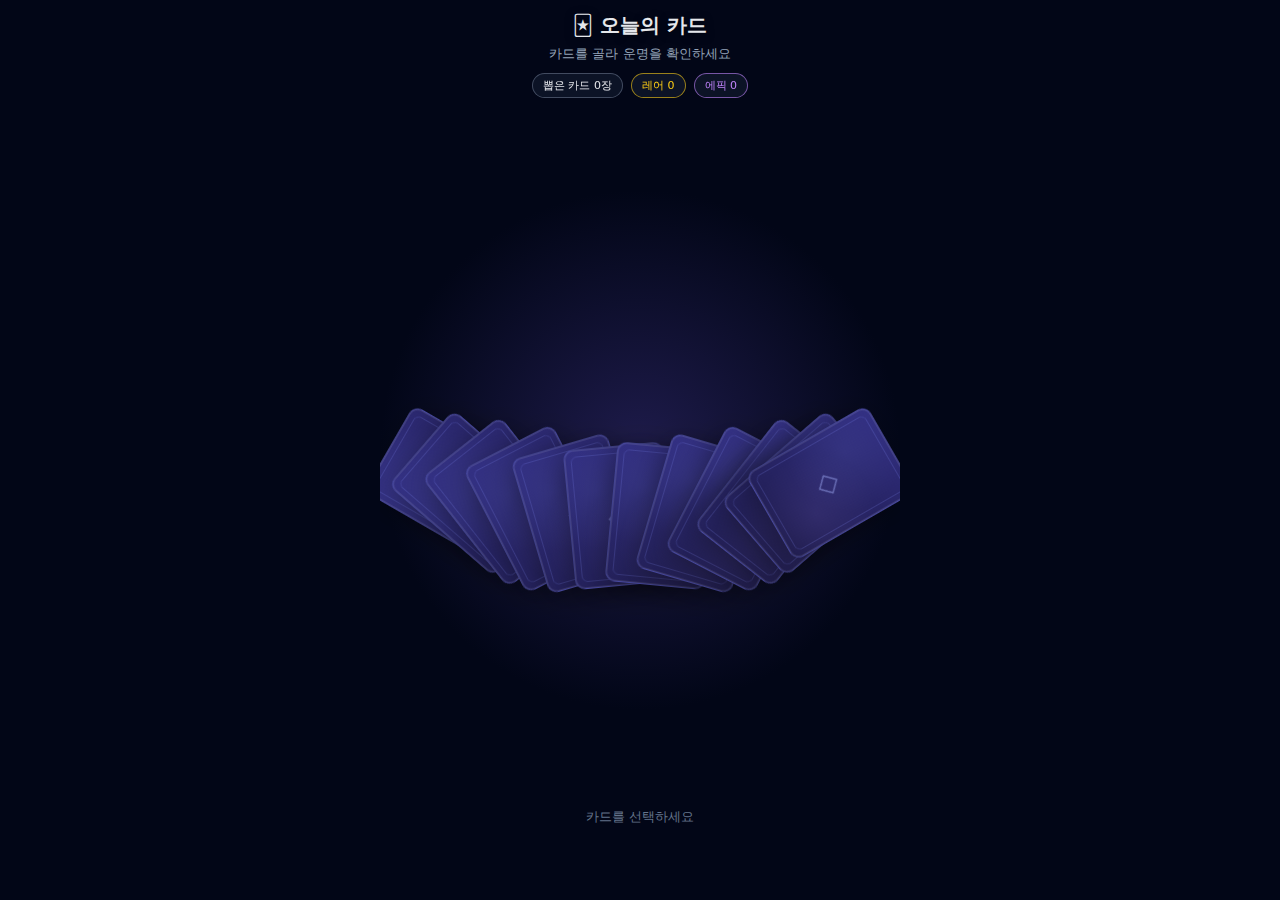
<file: index.html>
<!DOCTYPE html>
<html lang="ko">
<head>
  <meta charset="UTF-8" />
  <meta name="viewport" content="width=device-width, initial-scale=1.0" />
  <title>도파민 카드</title>
  <style>
    * {
      box-sizing: border-box;
      margin: 0;
      padding: 0;
    }

    html, body {
      height: 100%;
      overflow: hidden;
    }

    body {
      font-family: system-ui, -apple-system, BlinkMacSystemFont, "Segoe UI", sans-serif;
      background: #020617;
      color: #e5e7eb;
      -webkit-font-smoothing: antialiased;
    }

    .app {
      position: relative;
      width: 100%;
      height: 100%;
      max-width: 520px;
      margin: 0 auto;
      background: radial-gradient(circle at 50% 50%, #1e1b4b 0%, #020617 50%);
      display: flex;
      flex-direction: column;
      align-items: center;
      justify-content: center;
      overflow: hidden;
    }

    /* 상단 UI */
    .top-bar {
      position: absolute;
      top: calc(12px + env(safe-area-inset-top, 0px));
      left: 0;
      right: 0;
      padding: 0 16px;
      display: flex;
      flex-direction: column;
      align-items: center;
      gap: 6px;
      z-index: 10;
    }

    .title {
      display: flex;
      align-items: center;
      gap: 8px;
      font-weight: 700;
      font-size: 20px;
      text-shadow: 0 2px 8px rgba(0,0,0,0.5);
    }

    .subtitle {
      font-size: 13px;
      color: #94a3b8;
      text-align: center;
    }

    .stats {
      display: flex;
      gap: 8px;
      font-size: 11px;
      margin-top: 4px;
    }

    .chip {
      padding: 4px 10px;
      border-radius: 999px;
      background: rgba(15, 23, 42, 0.8);
      border: 1px solid rgba(148, 163, 184, 0.4);
      backdrop-filter: blur(8px);
    }

    .chip-rare {
      border-color: rgba(250, 204, 21, 0.6);
      color: #facc15;
    }

    .chip-epic {
      border-color: rgba(192, 132, 252, 0.6);
      color: #c084fc;
    }

    /* 카드 스프레드 영역 */
    .card-spread {
      position: relative;
      width: 100%;
      height: 350px;
      display: flex;
      align-items: center;
      justify-content: center;
      perspective: 1200px;
    }

    /* 개별 카드 */
    .card {
      position: absolute;
      width: 100px;
      height: 140px;
      cursor: pointer;
      transform-style: preserve-3d;
      transition: all 0.4s cubic-bezier(0.4, 0, 0.2, 1);
      -webkit-tap-highlight-color: transparent;
      transform-origin: center center;
    }

    .card:hover:not(.selected):not(.hidden) {
      transform: var(--hover-transform);
      z-index: 50 !important;
    }

    .card.hidden {
      opacity: 0;
      pointer-events: none;
      transform: scale(0.5) translateY(100px) !important;
    }

    .card.selected {
      z-index: 100 !important;
      transform: translateX(0) translateY(0) rotate(0deg) scale(1.8) !important;
    }

    .card.selected.flipped .card-inner {
      transform: rotateY(180deg);
    }

    .card-inner {
      position: relative;
      width: 100%;
      height: 100%;
      transform-style: preserve-3d;
      transition: transform 0.6s cubic-bezier(0.4, 0, 0.2, 1);
    }

    .card-face {
      position: absolute;
      width: 100%;
      height: 100%;
      backface-visibility: hidden;
      border-radius: 10px;
      display: flex;
      flex-direction: column;
      align-items: center;
      justify-content: center;
      box-shadow: 
        0 8px 30px rgba(0, 0, 0, 0.4),
        0 0 0 1px rgba(255, 255, 255, 0.1) inset;
      overflow: hidden;
    }

    /* 카드 뒷면 */
    .card-back {
      background: linear-gradient(145deg, #312e81 0%, #1e1b4b 100%);
      border: 1.5px solid rgba(129, 140, 248, 0.3);
    }

    .card-back::before {
      content: "";
      position: absolute;
      inset: 6px;
      border: 1px solid rgba(129, 140, 248, 0.2);
      border-radius: 6px;
    }

    .card-back-symbol {
      font-size: 28px;
      color: rgba(165, 180, 252, 0.5);
    }

    .card-back-pattern {
      position: absolute;
      inset: 0;
      background: 
        radial-gradient(circle at 30% 30%, rgba(129, 140, 248, 0.1) 0%, transparent 50%),
        radial-gradient(circle at 70% 70%, rgba(167, 139, 250, 0.1) 0%, transparent 50%);
    }

    /* 카드 앞면 */
    .card-front {
      transform: rotateY(180deg);
      padding: 10px 8px 22px;
      text-align: center;
    }

    .card-front.common {
      background: linear-gradient(145deg, #f8fafc 0%, #e2e8f0 100%);
      border: 1.5px solid rgba(148, 163, 184, 0.4);
    }

    .card-front.rare {
      background: linear-gradient(145deg, #fef9c3 0%, #fde047 100%);
      border: 1.5px solid rgba(202, 138, 4, 0.5);
      box-shadow: 
        0 8px 30px rgba(0, 0, 0, 0.4),
        0 0 25px rgba(250, 204, 21, 0.2);
    }

    .card-front.epic {
      background: linear-gradient(145deg, #f3e8ff 0%, #d8b4fe 100%);
      border: 1.5px solid rgba(147, 51, 234, 0.5);
      box-shadow: 
        0 8px 30px rgba(0, 0, 0, 0.4),
        0 0 30px rgba(192, 132, 252, 0.25);
    }

    .card-emoji {
      font-size: 32px;
      margin-bottom: 4px;
      flex-shrink: 0;
    }

    .card-text {
      font-size: 8px;
      line-height: 1.3;
      color: #1e293b;
      font-weight: 500;
      word-break: keep-all;
      overflow: hidden;
      display: -webkit-box;
      -webkit-line-clamp: 3;
      -webkit-box-orient: vertical;
      max-height: 32px;
      padding: 0 2px;
    }

    .card-rarity {
      position: absolute;
      bottom: 6px;
      font-size: 6px;
      font-weight: 700;
      text-transform: uppercase;
      letter-spacing: 0.3px;
      padding: 2px 5px;
      border-radius: 999px;
    }

    .card-rarity.common {
      background: rgba(100, 116, 139, 0.2);
      color: #64748b;
    }

    .card-rarity.rare {
      background: rgba(202, 138, 4, 0.2);
      color: #a16207;
    }

    .card-rarity.epic {
      background: rgba(147, 51, 234, 0.2);
      color: #7e22ce;
    }

    /* 힌트 & 버튼 영역 */
    .bottom-area {
      position: absolute;
      bottom: calc(24px + env(safe-area-inset-bottom, 0px));
      display: flex;
      flex-direction: column;
      align-items: center;
      gap: 12px;
      z-index: 10;
    }

    .hint {
      font-size: 13px;
      color: #64748b;
      text-align: center;
      transition: opacity 0.3s;
    }

    .hint.hidden {
      opacity: 0;
    }

    .btn-group {
      display: flex;
      gap: 10px;
      opacity: 0;
      pointer-events: none;
      transition: all 0.3s;
    }

    .btn-group.visible {
      opacity: 1;
      pointer-events: auto;
    }

    .btn {
      padding: 10px 18px;
      border: none;
      border-radius: 999px;
      font-size: 13px;
      font-weight: 600;
      cursor: pointer;
      display: flex;
      align-items: center;
      gap: 6px;
      transition: all 0.2s;
    }

    .btn:active {
      transform: scale(0.96);
    }

    .btn:disabled {
      opacity: 0.6;
      cursor: not-allowed;
    }

    .btn-primary {
      background: linear-gradient(135deg, #6366f1, #4f46e5);
      color: white;
      box-shadow: 0 4px 15px rgba(99, 102, 241, 0.4);
    }

    .btn-share {
      background: linear-gradient(135deg, #f97316, #ec4899, #8b5cf6);
      color: white;
      box-shadow: 0 4px 15px rgba(236, 72, 153, 0.4);
    }

    /* 토스트 메시지 */
    .toast {
      position: fixed;
      bottom: 100px;
      left: 50%;
      transform: translateX(-50%) translateY(20px);
      background: rgba(15, 23, 42, 0.95);
      color: white;
      padding: 14px 24px;
      border-radius: 12px;
      font-size: 14px;
      font-weight: 500;
      opacity: 0;
      pointer-events: none;
      transition: all 0.3s;
      z-index: 1000;
      backdrop-filter: blur(10px);
      border: 1px solid rgba(255,255,255,0.1);
      max-width: 90%;
      text-align: center;
    }

    .toast.show {
      opacity: 1;
      transform: translateX(-50%) translateY(0);
    }

    /* 펄스 애니메이션 */
    @keyframes pulse {
      0%, 100% { opacity: 0.5; }
      50% { opacity: 0.8; }
    }

    .card:not(.selected):not(.hidden) .card-back-symbol {
      animation: pulse 2s ease-in-out infinite;
    }

    /* 반응형 */
    @media (max-width: 400px) {
      .card {
        width: 70px;
        height: 100px;
      }
      .card.selected {
        transform: translateX(0) translateY(0) rotate(0deg) scale(2.2) !important;
      }
      .card-emoji {
        font-size: 24px;
      }
      .card-text {
        font-size: 6px;
        -webkit-line-clamp: 2;
        max-height: 18px;
      }
      .card-back-symbol {
        font-size: 18px;
      }
      .card-rarity {
        font-size: 5px;
        padding: 1px 4px;
      }
    }
  </style>
</head>
<body>
  <div class="app" id="app">
    <div class="top-bar">
      <div class="title">🃏 오늘의 카드</div>
      <div class="subtitle">카드를 골라 운명을 확인하세요</div>
      <div class="stats">
        <div class="chip" id="stat-count">뽑은 카드 0장</div>
        <div class="chip chip-rare" id="stat-rare">레어 0</div>
        <div class="chip chip-epic" id="stat-epic">에픽 0</div>
      </div>
    </div>

    <div class="card-spread" id="card-spread"></div>

    <div class="bottom-area">
      <div class="hint" id="hint">카드를 선택하세요</div>
      <div class="btn-group" id="btn-group">
        <button class="btn btn-primary" id="reset-btn">🔄 다시 뽑기</button>
        <button class="btn btn-share" id="share-btn">
          <span id="share-btn-text">📤 공유하기</span>
        </button>
      </div>
    </div>

    <div class="toast" id="toast">저장되었습니다!</div>
  </div>

  <script>
    const CARD_POOL = [
      { emoji: "🔥", text: "오늘도 대충 살지만 기분만은 메인 캐릭터." },
      { emoji: "☕", text: "카페인을 신앙처럼 믿는 편." },
      { emoji: "💻", text: "코드 짜다 보면 내가 짜인 느낌." },
      { emoji: "🌙", text: "지금 자면 내일이 오고, 안 자면 내일이 망한다." },
      { emoji: "🍜", text: "라면이 아니라 행복을 끓이는 중입니다." },
      { emoji: "🐌", text: "느릿느릿하지만 멈추진 않는다." },
      { emoji: "🎲", text: "계획? 그거 인생이랑 안 친해요." },
      { emoji: "💸", text: "돈은 떠나도 택배는 온다." },
      { emoji: "🐈", text: "집사도 출근하니까 고양이도 퇴근." },
      { emoji: "⚡", text: "오늘도 안 할 일을 열심히 미루는 중." },
      { emoji: "🎧", text: "노래 한 곡 끝날 때까지 이 일도 끝났으면." },
      { emoji: "🌈", text: "별일은 없지만, 별 생각은 많다." },
      { emoji: "🧠", text: "머리는 아는데 몸이 모르는 상태." },
      { emoji: "🚀", text: "마음만은 이미 퇴근 후." },
      { emoji: "🧃", text: "사라진 건 체력, 늘어난 건 피로." },
      { emoji: "🎯", text: "목표는 있는데 조준이 안 됨." },
      { emoji: "🌊", text: "파도처럼 출근, 썰물처럼 퇴근." },
      { emoji: "🍕", text: "인생은 피자처럼 어떤 조각이든 맛있다." },
      { emoji: "🦥", text: "느림의 미학을 실천 중." },
      { emoji: "✨", text: "반짝이고 싶은데 배터리가 없음." },
      { emoji: "🎪", text: "매일이 서커스, 나는 광대." },
      { emoji: "🌻", text: "해바라기처럼 돈 쪽을 바라보는 중." },
      { emoji: "🎵", text: "인생의 BGM이 버퍼링 중." },
      { emoji: "🔮", text: "미래는 몰라도 퇴근 시간은 안다." },
      { emoji: "🧊", text: "쿨한 척하지만 속은 차갑게 식는 중." },
    ];

    let totalCards = 0;
    let rareCount = 0;
    let epicCount = 0;

    const cardSpread = document.getElementById("card-spread");
    const hint = document.getElementById("hint");
    const btnGroup = document.getElementById("btn-group");
    const resetBtn = document.getElementById("reset-btn");
    const shareBtn = document.getElementById("share-btn");
    const shareBtnText = document.getElementById("share-btn-text");
    const toast = document.getElementById("toast");
    const statCountEl = document.getElementById("stat-count");
    const statRareEl = document.getElementById("stat-rare");
    const statEpicEl = document.getElementById("stat-epic");

    let cards = [];
    let selectedCard = null;
    let isFlipped = false;

    const canShare = navigator.share && navigator.canShare;
    
    if (canShare) {
      shareBtnText.textContent = "📤 공유하기";
    } else {
      shareBtnText.textContent = "📸 저장하기";
    }

    function updateStats() {
      statCountEl.textContent = `뽑은 카드 ${totalCards}장`;
      statRareEl.textContent = `레어 ${rareCount}`;
      statEpicEl.textContent = `에픽 ${epicCount}`;
    }

    function showToast(message) {
      toast.textContent = message;
      toast.classList.add("show");
      setTimeout(() => toast.classList.remove("show"), 2500);
    }

    function pickRandomCard() {
      const base = CARD_POOL[Math.floor(Math.random() * CARD_POOL.length)];
      const roll = Math.random();
      let rarity = "common";
      if (roll > 0.985) rarity = "epic";
      else if (roll > 0.8) rarity = "rare";
      return { ...base, rarity };
    }

    function createCards() {
      cardSpread.innerHTML = "";
      cards = [];
      selectedCard = null;
      isFlipped = false;

      const cardCount = 12;
      const spreadAngle = 120;
      const startAngle = -spreadAngle / 2;
      const angleStep = spreadAngle / (cardCount - 1);

      for (let i = 0; i < cardCount; i++) {
        const cardData = pickRandomCard();
        const angle = startAngle + angleStep * i;
        const radians = (angle * Math.PI) / 180;
        
        const radius = 220;
        const x = Math.sin(radians) * radius;
        const y = Math.cos(radians) * radius * 0.3;
        
        const card = document.createElement("div");
        card.className = "card";
        card.dataset.index = i;
        
        const baseTransform = `translateX(${x}px) translateY(${y}px) rotate(${angle}deg)`;
        const hoverTransform = `translateX(${x}px) translateY(${y - 25}px) rotate(${angle}deg) scale(1.12)`;
        
        card.style.setProperty("--hover-transform", hoverTransform);
        card.style.transform = baseTransform;
        card.style.zIndex = i;

        const symbols = ["✦", "◆", "★", "❖", "✧", "◇"];
        const symbol = symbols[i % symbols.length];

        card.innerHTML = `
          <div class="card-inner">
            <div class="card-face card-back">
              <div class="card-back-pattern"></div>
              <div class="card-back-symbol">${symbol}</div>
            </div>
            <div class="card-face card-front ${cardData.rarity}">
              <div class="card-emoji">${cardData.emoji}</div>
              <div class="card-text">${cardData.text}</div>
              <div class="card-rarity ${cardData.rarity}">
                ${cardData.rarity === "epic" ? "✨ EPIC" : cardData.rarity === "rare" ? "⭐ RARE" : "COMMON"}
              </div>
            </div>
          </div>
        `;

        card.cardData = cardData;
        card.addEventListener("click", () => handleCardClick(card));
        
        cardSpread.appendChild(card);
        cards.push(card);
      }

      hint.classList.remove("hidden");
      hint.textContent = "카드를 선택하세요";
      btnGroup.classList.remove("visible");
    }

    function handleCardClick(card) {
      if (selectedCard === card) {
        if (!isFlipped) {
          card.classList.add("flipped");
          isFlipped = true;
          hint.textContent = "탭하면 다시 덮어요";
          
          totalCards++;
          if (card.cardData.rarity === "rare") rareCount++;
          if (card.cardData.rarity === "epic") epicCount++;
          updateStats();
          
          btnGroup.classList.add("visible");
        } else {
          card.classList.remove("flipped");
          isFlipped = false;
          hint.textContent = "탭해서 카드 확인";
        }
        return;
      }

      if (selectedCard) {
        selectedCard.classList.remove("selected", "flipped");
        cards.forEach(c => c.classList.remove("hidden"));
      }

      selectedCard = card;
      isFlipped = false;

      card.classList.add("selected");
      
      cards.forEach(c => {
        if (c !== card) {
          c.classList.add("hidden");
        }
      });

      hint.textContent = "탭해서 카드 확인";
      btnGroup.classList.remove("visible");
    }

    function resetCards() {
      createCards();
    }

    function getEmojiImageUrl(emoji) {
      const codePoints = [...emoji]
        .map(char => char.codePointAt(0).toString(16))
        .join("-");
      return `https://cdn.jsdelivr.net/gh/twitter/twemoji@14.0.2/assets/72x72/${codePoints}.png`;
    }

    function loadImage(url) {
      return new Promise((resolve, reject) => {
        const img = new Image();
        img.crossOrigin = "anonymous";
        img.onload = () => resolve(img);
        img.onerror = () => reject(new Error(`Failed to load: ${url}`));
        img.src = url;
      });
    }

    async function createShareCanvas() {
      const { emoji, text, rarity } = selectedCard.cardData;
      
      const canvas = document.createElement("canvas");
      canvas.width = 1080;
      canvas.height = 1920;
      const ctx = canvas.getContext("2d");

      // 배경
      const bgGrad = ctx.createLinearGradient(0, 0, 0, 1920);
      bgGrad.addColorStop(0, "#1e1b4b");
      bgGrad.addColorStop(0.5, "#020617");
      bgGrad.addColorStop(1, "#0f172a");
      ctx.fillStyle = bgGrad;
      ctx.fillRect(0, 0, 1080, 1920);

      // 타이틀
      ctx.font = "bold 56px system-ui, -apple-system, sans-serif";
      ctx.fillStyle = "rgba(165, 180, 252, 0.9)";
      ctx.textAlign = "center";
      
      try {
        const titleEmojiImg = await loadImage(getEmojiImageUrl("🃏"));
        ctx.drawImage(titleEmojiImg, 540 - 160, 100, 56, 56);
        ctx.fillText(" 오늘의 카드", 540 + 20, 150);
      } catch (e) {
        ctx.fillText("🃏 오늘의 카드", 540, 150);
      }

      // 카드
      const cardX = 240;
      const cardY = 400;
      const cardW = 600;
      const cardH = 840;
      const cardR = 40;

      ctx.shadowColor = "rgba(0, 0, 0, 0.5)";
      ctx.shadowBlur = 60;
      ctx.shadowOffsetY = 20;

      let cardGrad;
      if (rarity === "epic") {
        cardGrad = ctx.createLinearGradient(cardX, cardY, cardX + cardW, cardY + cardH);
        cardGrad.addColorStop(0, "#f3e8ff");
        cardGrad.addColorStop(1, "#d8b4fe");
      } else if (rarity === "rare") {
        cardGrad = ctx.createLinearGradient(cardX, cardY, cardX + cardW, cardY + cardH);
        cardGrad.addColorStop(0, "#fef9c3");
        cardGrad.addColorStop(1, "#fde047");
      } else {
        cardGrad = ctx.createLinearGradient(cardX, cardY, cardX + cardW, cardY + cardH);
        cardGrad.addColorStop(0, "#f8fafc");
        cardGrad.addColorStop(1, "#e2e8f0");
      }

      ctx.beginPath();
      ctx.moveTo(cardX + cardR, cardY);
      ctx.lineTo(cardX + cardW - cardR, cardY);
      ctx.quadraticCurveTo(cardX + cardW, cardY, cardX + cardW, cardY + cardR);
      ctx.lineTo(cardX + cardW, cardY + cardH - cardR);
      ctx.quadraticCurveTo(cardX + cardW, cardY + cardH, cardX + cardW - cardR, cardY + cardH);
      ctx.lineTo(cardX + cardR, cardY + cardH);
      ctx.quadraticCurveTo(cardX, cardY + cardH, cardX, cardY + cardH - cardR);
      ctx.lineTo(cardX, cardY + cardR);
      ctx.quadraticCurveTo(cardX, cardY, cardX + cardR, cardY);
      ctx.closePath();
      
      ctx.fillStyle = cardGrad;
      ctx.fill();

      ctx.shadowColor = "transparent";
      ctx.shadowBlur = 0;
      ctx.shadowOffsetY = 0;

      ctx.strokeStyle = rarity === "epic" 
        ? "rgba(147, 51, 234, 0.5)" 
        : rarity === "rare" 
        ? "rgba(202, 138, 4, 0.5)" 
        : "rgba(148, 163, 184, 0.4)";
      ctx.lineWidth = 4;
      ctx.stroke();

      // 이모지
      try {
        const emojiImg = await loadImage(getEmojiImageUrl(emoji));
        const emojiSize = 160;
        ctx.drawImage(emojiImg, 540 - emojiSize/2, 550, emojiSize, emojiSize);
      } catch (e) {
        ctx.font = "160px system-ui";
        ctx.textAlign = "center";
        ctx.textBaseline = "middle";
        ctx.fillText(emoji, 540, 630);
      }

      // 텍스트
      ctx.font = "bold 42px system-ui, -apple-system, sans-serif";
      ctx.fillStyle = "#1e293b";
      ctx.textBaseline = "top";
      ctx.textAlign = "center";
      
      const maxWidth = 480;
      const lineHeight = 58;
      const words = text.split(" ");
      let line = "";
      let y = 760;
      let lastY = y;
      
      for (let n = 0; n < words.length; n++) {
        const testLine = line + words[n] + " ";
        const metrics = ctx.measureText(testLine);
        if (metrics.width > maxWidth && n > 0) {
          ctx.fillText(line.trim(), 540, y);
          line = words[n] + " ";
          y += lineHeight;
        } else {
          line = testLine;
        }
      }
      ctx.fillText(line.trim(), 540, y);
      lastY = y + lineHeight;

      // 배지 (텍스트 바로 아래)
      let badgeText, badgeEmoji;
      if (rarity === "epic") {
        badgeText = " EPIC";
        badgeEmoji = "✨";
      } else if (rarity === "rare") {
        badgeText = " RARE";
        badgeEmoji = "⭐";
      } else {
        badgeText = "COMMON";
        badgeEmoji = null;
      }
      
      ctx.font = "bold 28px system-ui";
      const textWidth = ctx.measureText(badgeText).width;
      const badgeWidth = textWidth + (badgeEmoji ? 80 : 40);
      const badgeX = 540 - badgeWidth / 2;
      const badgeY = lastY + 30; // 텍스트 끝에서 30px 아래
      
      ctx.fillStyle = rarity === "epic" 
        ? "rgba(147, 51, 234, 0.2)" 
        : rarity === "rare" 
        ? "rgba(202, 138, 4, 0.2)" 
        : "rgba(100, 116, 139, 0.2)";
      
      ctx.beginPath();
      ctx.roundRect(badgeX, badgeY, badgeWidth, 50, 25);
      ctx.fill();
      
      ctx.fillStyle = rarity === "epic" 
        ? "#7e22ce" 
        : rarity === "rare" 
        ? "#a16207" 
        : "#64748b";
      ctx.textBaseline = "middle";

      if (badgeEmoji) {
        try {
          const badgeEmojiImg = await loadImage(getEmojiImageUrl(badgeEmoji));
          ctx.drawImage(badgeEmojiImg, badgeX + 15, badgeY + 9, 32, 32);
          ctx.fillText(badgeText, 540 + 10, badgeY + 25);
        } catch (e) {
          ctx.fillText(badgeEmoji + badgeText, 540, badgeY + 25);
        }
      } else {
        ctx.fillText(badgeText, 540, badgeY + 25);
      }

      // 워터마크
      ctx.font = "32px system-ui";
      ctx.fillStyle = "rgba(148, 163, 184, 0.5)";
      ctx.fillText("@dopamine_card", 540, 1800);

      return canvas;
    }

    async function shareOrSave() {
      if (!selectedCard || !isFlipped) {
        showToast("먼저 카드를 뒤집어주세요!");
        return;
      }

      shareBtn.disabled = true;
      shareBtnText.textContent = "⏳ 준비 중...";

      try {
        const { emoji, text } = selectedCard.cardData;
        const canvas = await createShareCanvas();

        if (canShare) {
          try {
            const blob = await new Promise(resolve => canvas.toBlob(resolve, "image/png"));
            const file = new File([blob], "dopamine-card.png", { type: "image/png" });
            
            if (navigator.canShare({ files: [file] })) {
              await navigator.share({
                files: [file],
                title: "오늘의 도파민 카드",
                text: `${emoji} ${text}\n\n#도파민카드 #오늘의운세`
              });
              showToast("공유 완료! 🎉");
              return;
            }
          } catch (e) {
            if (e.name !== "AbortError") {
              console.log("Share failed, falling back to download");
            } else {
              return;
            }
          }
        }

        const link = document.createElement("a");
        link.download = `dopamine-card-${Date.now()}.png`;
        link.href = canvas.toDataURL("image/png");
        link.click();
        showToast("✅ 이미지가 저장되었습니다!");
        
      } catch (error) {
        console.error(error);
        showToast("이미지 생성에 실패했어요 😢");
      } finally {
        shareBtn.disabled = false;
        shareBtnText.textContent = canShare ? "📤 공유하기" : "📸 저장하기";
      }
    }

    resetBtn.addEventListener("click", resetCards);
    shareBtn.addEventListener("click", shareOrSave);

    cardSpread.addEventListener("click", (e) => {
      if (e.target === cardSpread && selectedCard) {
        selectedCard.classList.remove("selected", "flipped");
        cards.forEach(c => c.classList.remove("hidden"));
        selectedCard = null;
        isFlipped = false;
        hint.textContent = "카드를 선택하세요";
        btnGroup.classList.remove("visible");
      }
    });

    createCards();
  </script>
</body>
</html>
</file>
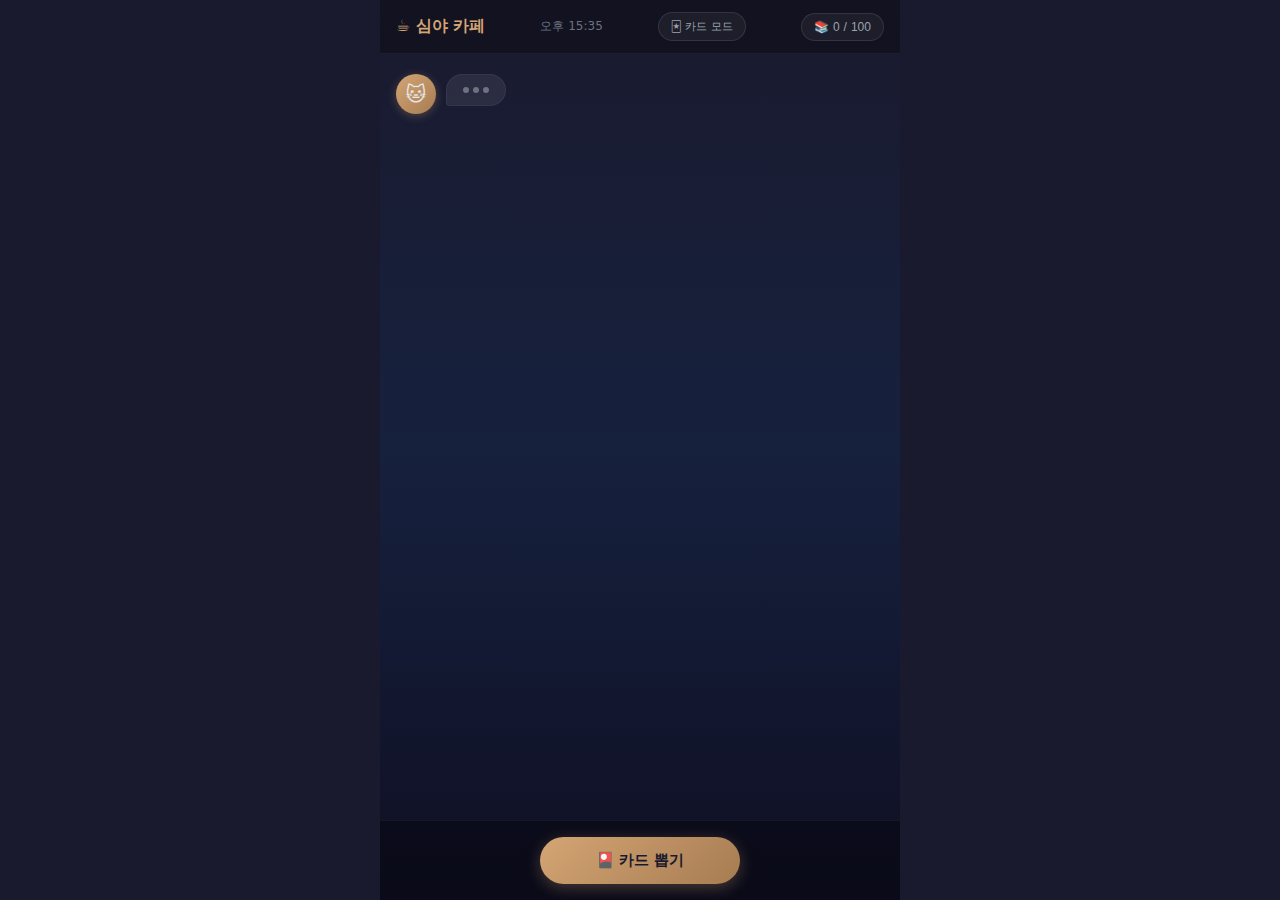
<file: moka.html>
<!DOCTYPE html>
<html lang="ko">
<head>
  <meta charset="UTF-8" />
  <meta name="viewport" content="width=device-width, initial-scale=1.0, viewport-fit=cover" />
  <meta name="theme-color" content="#1a1a2e" />
  <meta name="apple-mobile-web-app-capable" content="yes" />
  <meta name="apple-mobile-web-app-status-bar-style" content="black-translucent" />
  <title>심야 카페 ☕</title>
  <!-- Kakao SDK -->
  <script src="https://t1.kakaocdn.net/kakao_js_sdk/2.6.0/kakao.min.js" crossorigin="anonymous"></script>
  <link rel="stylesheet" href="css/moka-styles.css" />
</head>
<body>
  <div class="app" id="app">
    <!-- 헤더 -->
    <header class="header">
      <div class="cafe-name">☕ 심야 카페</div>
      <div class="cafe-time" id="cafe-time">새벽 3:42</div>
      <a href="index.html" class="back-link">🃏 카드 모드</a>
      <button class="btn-collection" id="collection-btn">
        📚 <span id="stat-owned">0</span>/<span id="stat-total">100</span>
        <div class="new-badge hidden" id="new-badge"></div>
      </button>
    </header>

    <!-- 채팅 영역 -->
    <main class="chat-container" id="chat-container">
      <!-- 메시지들이 여기에 동적으로 추가됨 -->
    </main>

    <!-- 입력 영역 -->
    <footer class="input-area" id="input-area">
      <button class="btn-action btn-draw" id="draw-btn">
        🎴 카드 뽑기
      </button>
    </footer>

    <!-- 토스트 -->
    <div class="toast" id="toast"></div>
  </div>

  <script type="module" src="js/moka/main.js"></script>
</body>
</html>
</file>
<file: css/moka-styles.css>
/* 심야 카페 - 모카 스타일시트 */

/* ===== Reset & Base ===== */
* {
  box-sizing: border-box;
  margin: 0;
  padding: 0;
}

html, body {
  height: 100%;
  overflow: hidden;
}

body {
  font-family: 'Pretendard', -apple-system, BlinkMacSystemFont, system-ui, sans-serif;
  background: #1a1a2e;
  color: #e5e7eb;
  -webkit-font-smoothing: antialiased;
}

/* ===== App Container ===== */
.app {
  position: relative;
  width: 100%;
  height: 100%;
  max-width: 520px;
  margin: 0 auto;
  background: linear-gradient(180deg, #1a1a2e 0%, #16213e 50%, #0f0f23 100%);
  display: flex;
  flex-direction: column;
  overflow: hidden;
}

/* ===== Header ===== */
.header {
  display: flex;
  align-items: center;
  justify-content: space-between;
  padding: 12px 16px;
  padding-top: calc(12px + env(safe-area-inset-top, 0px));
  background: rgba(0, 0, 0, 0.3);
  border-bottom: 1px solid rgba(255, 255, 255, 0.05);
}

.cafe-name {
  font-size: 16px;
  font-weight: 600;
  color: #d4a574;
}

.cafe-time {
  font-size: 12px;
  color: #6b7280;
}

.back-link {
  padding: 6px 12px;
  background: rgba(255, 255, 255, 0.05);
  border: 1px solid rgba(255, 255, 255, 0.1);
  border-radius: 999px;
  color: #9ca3af;
  font-size: 11px;
  text-decoration: none;
  transition: all 0.2s;
}

.back-link:hover {
  background: rgba(255, 255, 255, 0.1);
  color: #d4a574;
}

.btn-collection {
  display: flex;
  align-items: center;
  gap: 4px;
  padding: 6px 12px;
  background: rgba(255, 255, 255, 0.05);
  border: 1px solid rgba(255, 255, 255, 0.1);
  border-radius: 999px;
  color: #9ca3af;
  font-size: 12px;
  cursor: pointer;
  position: relative;
  transition: all 0.2s;
}

.btn-collection:hover {
  background: rgba(255, 255, 255, 0.1);
}

.new-badge {
  position: absolute;
  top: -2px;
  right: -2px;
  width: 8px;
  height: 8px;
  background: #ef4444;
  border-radius: 50%;
  animation: pulse-badge 1.5s ease-in-out infinite;
}

.new-badge.hidden {
  display: none;
}

@keyframes pulse-badge {
  0%, 100% { transform: scale(1); opacity: 1; }
  50% { transform: scale(1.3); opacity: 0.8; }
}

/* ===== Chat Container ===== */
.chat-container {
  flex: 1;
  overflow-y: auto;
  padding: 20px 16px;
  display: flex;
  flex-direction: column;
  gap: 16px;
}

/* ===== Message Styles ===== */
.message {
  display: flex;
  gap: 10px;
  animation: fadeInUp 0.4s ease-out;
}

@keyframes fadeInUp {
  from {
    opacity: 0;
    transform: translateY(10px);
  }
  to {
    opacity: 1;
    transform: translateY(0);
  }
}

.message.moka {
  align-items: flex-start;
}

.message.user {
  flex-direction: row-reverse;
}

.message.system {
  justify-content: center;
}

/* 모카 아바타 */
.moka-avatar {
  width: 40px;
  height: 40px;
  border-radius: 50%;
  background: linear-gradient(135deg, #d4a574, #a67c52);
  display: flex;
  align-items: center;
  justify-content: center;
  font-size: 20px;
  flex-shrink: 0;
  box-shadow: 0 2px 10px rgba(212, 165, 116, 0.3);
}

/* 말풍선 */
.bubble {
  max-width: 75%;
  padding: 12px 16px;
  border-radius: 18px;
  font-size: 14px;
  line-height: 1.5;
  word-break: keep-all;
}

.message.moka .bubble {
  background: rgba(255, 255, 255, 0.08);
  border: 1px solid rgba(255, 255, 255, 0.05);
  border-radius: 18px 18px 18px 4px;
  color: #e5e7eb;
}

.message.user .bubble {
  background: linear-gradient(135deg, #d4a574, #a67c52);
  border-radius: 18px 18px 4px 18px;
  color: #1a1a2e;
}

.message.system .bubble {
  background: transparent;
  color: #6b7280;
  font-size: 12px;
  padding: 8px;
}

/* 타이핑 인디케이터 */
.typing-indicator {
  display: flex;
  gap: 4px;
  padding: 12px 16px;
}

.typing-indicator span {
  width: 6px;
  height: 6px;
  background: #6b7280;
  border-radius: 50%;
  animation: typing 1.4s ease-in-out infinite;
}

.typing-indicator span:nth-child(2) { animation-delay: 0.2s; }
.typing-indicator span:nth-child(3) { animation-delay: 0.4s; }

@keyframes typing {
  0%, 60%, 100% { transform: translateY(0); opacity: 0.4; }
  30% { transform: translateY(-4px); opacity: 1; }
}

/* ===== Card in Chat ===== */
.card-message {
  display: flex;
  flex-direction: column;
  align-items: center;
  gap: 12px;
  padding: 20px;
  animation: fadeInUp 0.4s ease-out;
}

.chat-card {
  width: 160px;
  height: 224px;
  perspective: 1000px;
  cursor: pointer;
}

.chat-card-inner {
  width: 100%;
  height: 100%;
  position: relative;
  transform-style: preserve-3d;
  transition: transform 0.6s cubic-bezier(0.4, 0, 0.2, 1);
}

.chat-card.flipped .chat-card-inner {
  transform: rotateY(180deg);
}

.chat-card-face {
  position: absolute;
  width: 100%;
  height: 100%;
  backface-visibility: hidden;
  border-radius: 16px;
  display: flex;
  flex-direction: column;
  align-items: center;
  justify-content: center;
  box-shadow: 0 10px 40px rgba(0, 0, 0, 0.4);
}

/* 카드 뒷면 */
.chat-card-back {
  background: linear-gradient(145deg, #2d2d5a, #1a1a3e);
  border: 2px solid rgba(212, 165, 116, 0.3);
}

.chat-card-back::before {
  content: "☕";
  font-size: 48px;
  opacity: 0.5;
}

.chat-card-back::after {
  content: "탭하여 뒤집기";
  position: absolute;
  bottom: 20px;
  font-size: 11px;
  color: rgba(255, 255, 255, 0.4);
}

/* 카드 앞면 */
.chat-card-front {
  transform: rotateY(180deg);
  padding: 16px;
  text-align: center;
}

.chat-card-front.common {
  background: linear-gradient(145deg, #f8fafc, #e2e8f0);
  border: 2px solid rgba(148, 163, 184, 0.4);
}

.chat-card-front.rare {
  background: linear-gradient(145deg, #fef9c3, #fde047);
  border: 2px solid rgba(202, 138, 4, 0.5);
  box-shadow: 0 10px 40px rgba(0, 0, 0, 0.4), 0 0 30px rgba(250, 204, 21, 0.2);
}

.chat-card-front.epic {
  background: linear-gradient(145deg, #f3e8ff, #d8b4fe);
  border: 2px solid rgba(147, 51, 234, 0.5);
  box-shadow: 0 10px 40px rgba(0, 0, 0, 0.4), 0 0 30px rgba(192, 132, 252, 0.25);
}

.chat-card-front.legendary {
  background: linear-gradient(145deg, #fef3c7, #fbbf24, #f59e0b);
  border: 2px solid rgba(245, 158, 11, 0.8);
  box-shadow: 0 10px 40px rgba(0, 0, 0, 0.4), 0 0 40px rgba(245, 158, 11, 0.4);
  animation: legendary-glow 2s ease-in-out infinite;
}

@keyframes legendary-glow {
  0%, 100% { box-shadow: 0 10px 40px rgba(0,0,0,0.4), 0 0 40px rgba(245,158,11,0.4); }
  50% { box-shadow: 0 10px 40px rgba(0,0,0,0.4), 0 0 60px rgba(245,158,11,0.6); }
}

.chat-card-emoji {
  font-size: 48px;
  margin-bottom: 8px;
}

.chat-card-text {
  font-size: 12px;
  line-height: 1.4;
  color: #1e293b;
  font-weight: 500;
  word-break: keep-all;
}

.chat-card-rarity {
  position: absolute;
  bottom: 12px;
  font-size: 10px;
  font-weight: 700;
  padding: 4px 10px;
  border-radius: 999px;
}

.chat-card-rarity.common {
  background: rgba(100, 116, 139, 0.2);
  color: #64748b;
}

.chat-card-rarity.rare {
  background: rgba(202, 138, 4, 0.2);
  color: #a16207;
}

.chat-card-rarity.epic {
  background: rgba(147, 51, 234, 0.2);
  color: #7e22ce;
}

.chat-card-rarity.legendary {
  background: rgba(180, 83, 9, 0.25);
  color: #92400e;
}

/* ===== Action Buttons in Chat ===== */
.card-actions {
  display: flex;
  gap: 10px;
  margin-top: 8px;
  animation: fadeInUp 0.4s ease-out 0.3s both;
}

.btn-card-action {
  display: flex;
  align-items: center;
  gap: 6px;
  padding: 10px 16px;
  border: none;
  border-radius: 999px;
  font-size: 13px;
  font-weight: 600;
  cursor: pointer;
  transition: all 0.2s;
}

.btn-card-action:active {
  transform: scale(0.96);
}

.btn-card-action.kakao {
  background: #FEE500;
  color: #191919;
}

.btn-card-action.kakao img {
  width: 18px;
  height: 18px;
  border-radius: 4px;
}

.btn-card-action.save {
  background: rgba(255, 255, 255, 0.1);
  color: #e5e7eb;
  border: 1px solid rgba(255, 255, 255, 0.1);
}

/* ===== Input Area ===== */
.input-area {
  padding: 16px;
  padding-bottom: calc(16px + env(safe-area-inset-bottom, 0px));
  background: rgba(0, 0, 0, 0.3);
  border-top: 1px solid rgba(255, 255, 255, 0.05);
  display: flex;
  justify-content: center;
  gap: 10px;
}

.btn-action {
  flex: 1;
  max-width: 200px;
  padding: 14px 24px;
  border: none;
  border-radius: 999px;
  font-size: 15px;
  font-weight: 600;
  cursor: pointer;
  transition: all 0.2s;
  display: flex;
  align-items: center;
  justify-content: center;
  gap: 8px;
}

.btn-action:active {
  transform: scale(0.96);
}

.btn-action:disabled {
  opacity: 0.5;
  cursor: not-allowed;
}

.btn-draw {
  background: linear-gradient(135deg, #d4a574, #a67c52);
  color: #1a1a2e;
  box-shadow: 0 4px 15px rgba(212, 165, 116, 0.3);
}

.btn-draw:hover:not(:disabled) {
  box-shadow: 0 6px 20px rgba(212, 165, 116, 0.4);
}

.btn-again {
  background: rgba(255, 255, 255, 0.1);
  color: #e5e7eb;
  border: 1px solid rgba(255, 255, 255, 0.1);
}

/* 남은 횟수 표시 */
.draw-count {
  font-size: 12px;
  color: #9ca3af;
  text-align: center;
  margin-top: 8px;
}

.draw-count.exhausted {
  color: #ef4444;
}

/* ===== Toast ===== */
.toast {
  position: fixed;
  bottom: 100px;
  left: 50%;
  transform: translateX(-50%) translateY(20px);
  background: rgba(26, 26, 46, 0.95);
  color: white;
  padding: 14px 24px;
  border-radius: 12px;
  font-size: 14px;
  font-weight: 500;
  opacity: 0;
  pointer-events: none;
  transition: all 0.3s;
  z-index: 1000;
  backdrop-filter: blur(10px);
  border: 1px solid rgba(212, 165, 116, 0.2);
  min-width: fit-content;
  max-width: 360px;
  text-align: center;
  overflow: hidden;
  text-overflow: ellipsis;
  display: -webkit-box;
  -webkit-line-clamp: 2;
  word-break: break-all;
  white-space: pre-wrap;
  -webkit-box-orient: vertical;
  overflow: hidden;
}

@media (max-width: 400px) {
  .toast {
    font-size: 13px;
    padding: 12px 20px;
  }
}

.toast.show {
  opacity: 1;
  transform: translateX(-50%) translateY(0);
}

/* ===== 컬렉션 모달 (기존 스타일 재사용) ===== */
.collection-modal {
  position: fixed;
  inset: 0;
  background: rgba(0, 0, 0, 0.8);
  backdrop-filter: blur(8px);
  z-index: 200;
  display: flex;
  align-items: flex-end;
  justify-content: center;
  opacity: 0;
  transition: opacity 0.3s;
}

.collection-modal.open {
  opacity: 1;
}

.collection-modal.closing {
  opacity: 0;
}

.collection-content {
  width: 100%;
  max-width: 520px;
  max-height: 85vh;
  background: linear-gradient(180deg, #1a1a2e 0%, #0f0f23 100%);
  border-radius: 24px 24px 0 0;
  padding: 20px;
  overflow-y: auto;
  transform: translateY(100%);
  transition: transform 0.3s cubic-bezier(0.4, 0, 0.2, 1);
}

.collection-modal.open .collection-content {
  transform: translateY(0);
}

.collection-modal.closing .collection-content {
  transform: translateY(100%);
}

.collection-header {
  display: flex;
  justify-content: space-between;
  align-items: center;
  margin-bottom: 16px;
}

.collection-header h2 {
  font-size: 20px;
  font-weight: 700;
  color: #d4a574;
}

.collection-close {
  width: 32px;
  height: 32px;
  border: none;
  background: rgba(255, 255, 255, 0.1);
  color: #9ca3af;
  border-radius: 50%;
  font-size: 16px;
  cursor: pointer;
  transition: all 0.2s;
}

.collection-close:hover {
  background: rgba(255, 255, 255, 0.2);
  color: white;
}

.collection-stats {
  text-align: center;
  margin-bottom: 20px;
}

.stat-main {
  font-size: 14px;
  margin-bottom: 4px;
}

.stat-number {
  font-size: 36px;
  font-weight: 700;
  color: #d4a574;
}

.stat-total {
  color: #6b7280;
}

.stat-percent {
  color: #9ca3af;
  font-size: 14px;
}

.stat-draws {
  font-size: 12px;
  color: #6b7280;
}

.collection-progress {
  display: flex;
  flex-direction: column;
  gap: 8px;
  margin-bottom: 20px;
  padding: 12px;
  background: rgba(0, 0, 0, 0.2);
  border-radius: 12px;
}

.progress-row {
  display: flex;
  align-items: center;
  gap: 8px;
  font-size: 12px;
}

.progress-label {
  width: 70px;
  font-weight: 600;
}

.progress-bar {
  flex: 1;
  height: 6px;
  background: rgba(255, 255, 255, 0.1);
  border-radius: 3px;
  overflow: hidden;
}

.progress-fill {
  height: 100%;
  border-radius: 3px;
  transition: width 0.5s ease-out;
}

.progress-count {
  width: 40px;
  text-align: right;
  color: #9ca3af;
}

.collection-tabs {
  display: flex;
  gap: 8px;
  margin-bottom: 16px;
  overflow-x: auto;
  padding-bottom: 4px;
}

.tab-btn {
  padding: 8px 16px;
  border: none;
  background: rgba(255, 255, 255, 0.05);
  color: #9ca3af;
  border-radius: 999px;
  font-size: 13px;
  font-weight: 500;
  cursor: pointer;
  transition: all 0.2s;
  white-space: nowrap;
}

.tab-btn:hover {
  background: rgba(255, 255, 255, 0.1);
}

.tab-btn.active {
  background: rgba(212, 165, 116, 0.3);
  color: #d4a574;
}

.collection-grid {
  display: grid;
  grid-template-columns: repeat(5, 1fr);
  gap: 8px;
}

.rarity-section {
  grid-column: 1 / -1;
  margin-top: 12px;
  margin-bottom: 4px;
}

.rarity-section:first-child {
  margin-top: 0;
}

.rarity-title {
  font-size: 12px;
  font-weight: 600;
  text-transform: uppercase;
  letter-spacing: 1px;
}

.collection-card {
  aspect-ratio: 5/7;
  border-radius: 8px;
  display: flex;
  flex-direction: column;
  align-items: center;
  justify-content: center;
  position: relative;
  transition: all 0.2s;
}

.collection-card.owned {
  background: linear-gradient(145deg, rgba(255,255,255,0.1), rgba(255,255,255,0.05));
  border: 1px solid rgba(255, 255, 255, 0.2);
  cursor: pointer;
}

.collection-card.owned:active {
  transform: scale(0.95);
}

.collection-card.owned.rare {
  border-color: rgba(250, 204, 21, 0.5);
  box-shadow: 0 0 10px rgba(250, 204, 21, 0.2);
}

.collection-card.owned.epic {
  border-color: rgba(192, 132, 252, 0.5);
  box-shadow: 0 0 10px rgba(192, 132, 252, 0.2);
}

.collection-card.owned.legendary {
  border-color: rgba(245, 158, 11, 0.6);
  box-shadow: 0 0 15px rgba(245, 158, 11, 0.3);
}

.collection-card.locked {
  background: rgba(0, 0, 0, 0.3);
  border: 1px dashed rgba(255, 255, 255, 0.1);
}

.collection-card .card-emoji {
  font-size: 24px;
  margin: 0;
}

.collection-card.locked .card-emoji {
  opacity: 0.3;
  filter: grayscale(1);
}

.collection-card .card-count {
  position: absolute;
  bottom: 4px;
  right: 4px;
  font-size: 9px;
  color: #9ca3af;
  background: rgba(0, 0, 0, 0.5);
  padding: 1px 4px;
  border-radius: 4px;
}

/* ===== 카드 상세 모달 ===== */
.card-detail-modal {
  position: fixed;
  inset: 0;
  z-index: 300;
  display: flex;
  align-items: center;
  justify-content: center;
  opacity: 0;
  transition: opacity 0.2s;
}

.card-detail-modal.open {
  opacity: 1;
}

.card-detail-modal.closing {
  opacity: 0;
}

.card-detail-backdrop {
  position: absolute;
  inset: 0;
  background: rgba(0, 0, 0, 0.7);
  backdrop-filter: blur(4px);
}

.card-detail-content {
  position: relative;
  width: 280px;
  padding: 32px 24px;
  border-radius: 20px;
  text-align: center;
  transform: scale(0.9);
  transition: transform 0.2s;
  box-shadow: 0 20px 60px rgba(0, 0, 0, 0.5);
}

.card-detail-modal.open .card-detail-content {
  transform: scale(1);
}

.card-detail-modal.closing .card-detail-content {
  transform: scale(0.9);
}

.card-detail-content.common {
  background: linear-gradient(145deg, #f8fafc, #e2e8f0);
  color: #1e293b;
}

.card-detail-content.rare {
  background: linear-gradient(145deg, #fef9c3, #fde047);
  color: #1e293b;
  box-shadow: 0 20px 60px rgba(0, 0, 0, 0.5), 0 0 40px rgba(250, 204, 21, 0.3);
}

.card-detail-content.epic {
  background: linear-gradient(145deg, #f3e8ff, #d8b4fe);
  color: #1e293b;
  box-shadow: 0 20px 60px rgba(0, 0, 0, 0.5), 0 0 40px rgba(192, 132, 252, 0.3);
}

.card-detail-content.legendary {
  background: linear-gradient(145deg, #fef3c7, #fbbf24, #f59e0b);
  color: #1e293b;
  box-shadow: 0 20px 60px rgba(0, 0, 0, 0.5), 0 0 50px rgba(245, 158, 11, 0.5);
}

.card-detail-emoji {
  font-size: 72px;
  margin-bottom: 16px;
}

.card-detail-text {
  font-size: 18px;
  font-weight: 600;
  line-height: 1.5;
  margin-bottom: 16px;
  word-break: keep-all;
}

.card-detail-rarity {
  display: inline-block;
  padding: 6px 16px;
  border-radius: 999px;
  font-size: 12px;
  font-weight: 700;
  margin-bottom: 16px;
}

.card-detail-stats {
  display: flex;
  justify-content: center;
  gap: 16px;
  font-size: 12px;
  color: #64748b;
  margin-bottom: 20px;
}

.card-detail-buttons {
  display: flex;
  gap: 10px;
  justify-content: center;
}

.card-detail-kakao {
  display: flex;
  align-items: center;
  gap: 6px;
  padding: 10px 20px;
  border: none;
  border-radius: 999px;
  background: #FEE500;
  color: #191919;
  font-size: 14px;
  font-weight: 600;
  cursor: pointer;
  transition: all 0.2s;
}

.card-detail-kakao:hover {
  background: #F5DC00;
}

.card-detail-kakao:active {
  transform: scale(0.96);
}

.card-detail-kakao img {
  border-radius: 4px;
}

.card-detail-close {
  padding: 10px 24px;
  border: none;
  border-radius: 999px;
  background: rgba(0, 0, 0, 0.1);
  color: inherit;
  font-size: 14px;
  font-weight: 600;
  cursor: pointer;
  transition: background 0.2s;
}

.card-detail-close:hover {
  background: rgba(0, 0, 0, 0.2);
}

/* ===== Responsive ===== */
@media (max-width: 400px) {
  .chat-card {
    width: 140px;
    height: 196px;
  }
  
  .chat-card-emoji {
    font-size: 40px;
  }
  
  .chat-card-text {
    font-size: 11px;
  }
  
  .collection-grid {
    grid-template-columns: repeat(4, 1fr);
  }
}
</file>
